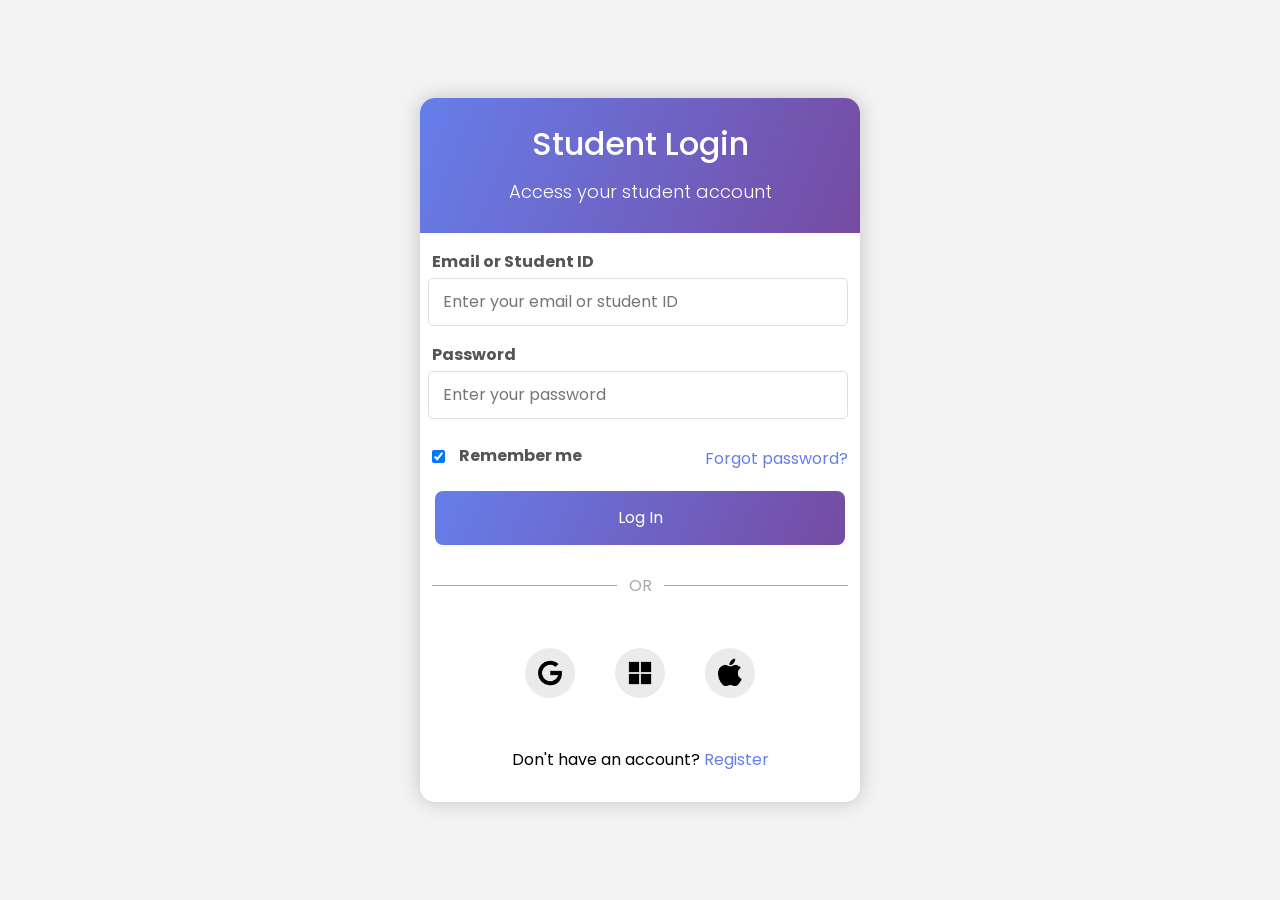
<file: index.html>
<!DOCTYPE html>
<html lang="ru">
<head>
    <meta charset="UTF-8">
    <meta name="viewport" content="width=device-width, initial-scale=1.0">
    <link rel="stylesheet" href="reset.css"/>
    <link rel="stylesheet" href="styles.css"/>
    <link rel="preconnect" href="https://fonts.googleapis.com">
    <link rel="preconnect" href="https://fonts.gstatic.com" crossorigin>
    <link href="https://fonts.googleapis.com/css2?family=Poppins:ital,wght@0,100;0,200;0,300;0,400;0,500;0,600;0,700;0,800;0,900;1,100;1,200;1,300;1,400;1,500;1,600;1,700;1,800;1,900&display=swap" rel="stylesheet">
    <title>Login</title>
</head>
<body>
    <div class="main">
        <div class="headr">
            <h1>Student Login</h1>
            <p class="p-1">Access your student account</p>
        </div>

        <form action="">
            <label for="first">
                Email or Student ID
            </label>
            <input type="text" id="first" name="first" 
                placeholder="Enter your email or student ID" required class="entr">

            <label for="password">
                Password
            </label>
            <input type="password" id="password" name="password" 
                placeholder="Enter your password" required class="entr">

            <div class="rembr">
                <input type="checkbox" id="remb" name="remb" checked class="checkbox"/>
                <label for="Remember">Remember me</label>
                <a href="#" class="forgot">
                    Forgot password?
                </a>
            </div>    

            <div class="wrap">
                <button type="submit">
                    Log In
                </button>
            </div>
        </form>

        <div class="or">
           <span class="dev"></span>
           <span>OR</span>
           <span class="dev"></span>
        </div>
        <div class="icons">
            <div class="icons-c">
                <img src="img/google-icon.png" alt="google icon"/>
            </div>
            <div class="icons-c">
                <img src="img/win-icon.png" alt="win icon"/>
            </div> 
            <div class="icons-c">
                <img src="img/apple-icon.png" alt="apple icon"/>
            </div>
        </div>
        
        
        <p class="dhaa">Don't have an account?
            <a href="signup.html" class="register">
                Register
            </a>
        </p>
    </div>
    
</body>
</html>
</file>
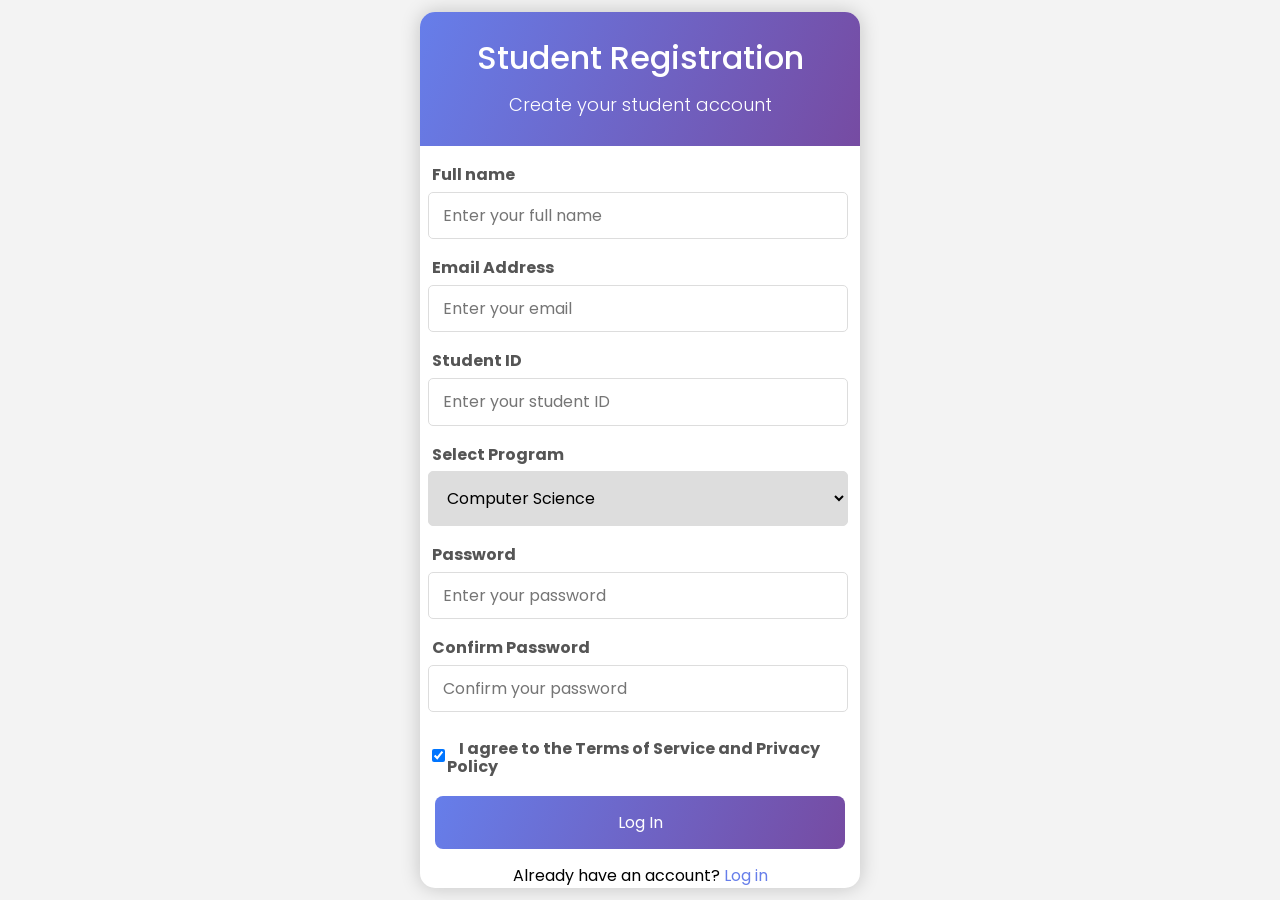
<file: signup.html>
<!DOCTYPE html>
<html lang="ru">
<head>
    <meta charset="UTF-8">
    <meta name="viewport" content="width=device-width, initial-scale=1.0">
    <link rel="stylesheet" href="reset.css"/>
    <link rel="stylesheet" href="styles.css"/>
    <link rel="preconnect" href="https://fonts.googleapis.com">
    <link rel="preconnect" href="https://fonts.gstatic.com" crossorigin>
    <link href="https://fonts.googleapis.com/css2?family=Poppins:ital,wght@0,100;0,200;0,300;0,400;0,500;0,600;0,700;0,800;0,900;1,100;1,200;1,300;1,400;1,500;1,600;1,700;1,800;1,900&display=swap" rel="stylesheet">
    <title>Register</title>
</head>
<body>
    <div class="main">
        <div class="headr">
            <h1>Student Registration</h1>
            <p class="p-1">Create your student account</p>
        </div>

        <form action="">
            <label for="first">
                Full name
            </label>
            <input type="text" id="first" name="first" 
                placeholder="Enter your full name" required class="entr">
            <label for="second">
                Email Address
            </label>
            <input type="text" id="second" name="second" 
                placeholder="Enter your email" required class="entr">
            <label for="third">
                Student ID
            </label>
            <input type="text" id="third" name="third"
                placeholder="Enter your student ID" required class="entr">
            <label for="fourth">
                Select Program
            </label>

            <select name="Choose your program">
                <option value="option1">Computer Science</option>
                <option value="option2">Engineering</option>
                <option value="option3">Business</option>
                <option value="option4">Arts & Humanities</option>
                <option value="option5">Science</option>
            </select>

            <label for="password">
                Password
            </label>
            <input type="password" id="password" name="password" 
                placeholder="Enter your password" required class="entr">

            <label for="confirm_password">
                Confirm Password
            </label>
            <input type="password" id="confirm_password" name="confirm_password" 
                placeholder="Confirm your password" required class="entr">

            <div class="rembr">
                <input type="checkbox" id="remb" name="remb" checked class="checkbox"/>
                <label for="Agree" class="agree">I agree to the Terms of Service and Privacy Policy</label>
            </div>    

            <div class="wrap">
                <button type="submit">
                    Log In
                </button>
            </div>
        </form>

        
        
        
        <p class="ahaa">Already have an account?
            <a href="index.html" class="register">
                Log in
            </a>
        </p>
    </div>
    
</body>
</html>
</file>
<file: styles.css>
/*style.css*/
body {
    display: flex;
    align-items: center;
    justify-content: center;
    font-family: "Poppins", "sans-serif";
    line-height: 1.5;
    min-height: 100vh;
    background: #f3f3f3;
    margin: 0;
}

.main {
    background-color: #fff;
    border-radius: 15px;
    box-shadow: 0 0 20px rgba(0, 0, 0, 0.2);
    width: 440px;
    overflow: hidden;
}
.headr{
    background: #667eea;
    background: linear-gradient(112deg,#667eea, #764ba2);
    padding: 20px;
}

h1, .p-1 {
    padding: 8px;
    color: #fff;
    text-align: center;
}

h1{
    font-weight: 500;
}

.p-1{
    font-weight: 300;
    font-size: 18px;
}

p{
    text-align: center;
}

label {
    display: block;
    width: 100%;
    margin-top: 20px;
    margin-bottom: 5px;
    text-align: left;
    color: #555;
    font-weight: bold;
    text-indent: 12px;
}

.entr {
    margin:  8px;
    display: block;
    width: 420px;
    padding: 14px;
    box-sizing: border-box;
    border: 1px solid #ddd;
    border-radius: 5px;
}

a {
    color: #667eea;
    text-decoration: none;
}

.forgot{
    text-align: right;
    width: 100%;
    margin-top: 20px;
    margin-bottom: 5px;
    margin-right: 12px;
}

.dev{
    height: 1px;
    width: 100%;
    flex-grow: 1;
    background-color: darkgray;
    justify-content: center;
    align-self: center;
    margin-left: 12px;
    margin-right: 12px;
}

button {
    padding: 18px;
    border-radius: 8px;
    margin: 15px;
    border: none;
    color: white;
    cursor: pointer;
    background: linear-gradient(112deg,#667eea, #764ba2);
    width: 100%;
    font-size: 16px;
}

.rembr{
    display: flex;
}

.checkbox{
    margin-left: 12px;
    margin-right: 2px;
    margin-top: 10px;
}

.wrap {
    display: flex;
    justify-content: center;
    align-items: center;
}

.icons{
    display: flex;
    justify-content: center;
    margin-top: 30px;
    margin-bottom: 20px;
}

img{
    margin: 20px;
    height: 30px;
    width: 30px;
}

.icons-c{
    margin: 20px;
    height: 50px;
    width: 50px;
    border-radius: 50px;
    background-color: #ebebeb;
    display: flex;
    justify-content: center;
    align-items: center;
}

.or{
    display: flex;
    color: darkgray;
    margin-top: 14px;
}

.dhaa{
    margin: 30px;
}

select{
    margin:  8px;
    display: block;
    width: 420px;
    padding: 14px;
    box-sizing: border-box;
    border: 1px solid #ddd;
    border-radius: 5px;
    background-color: #ddd;
}
</file>
